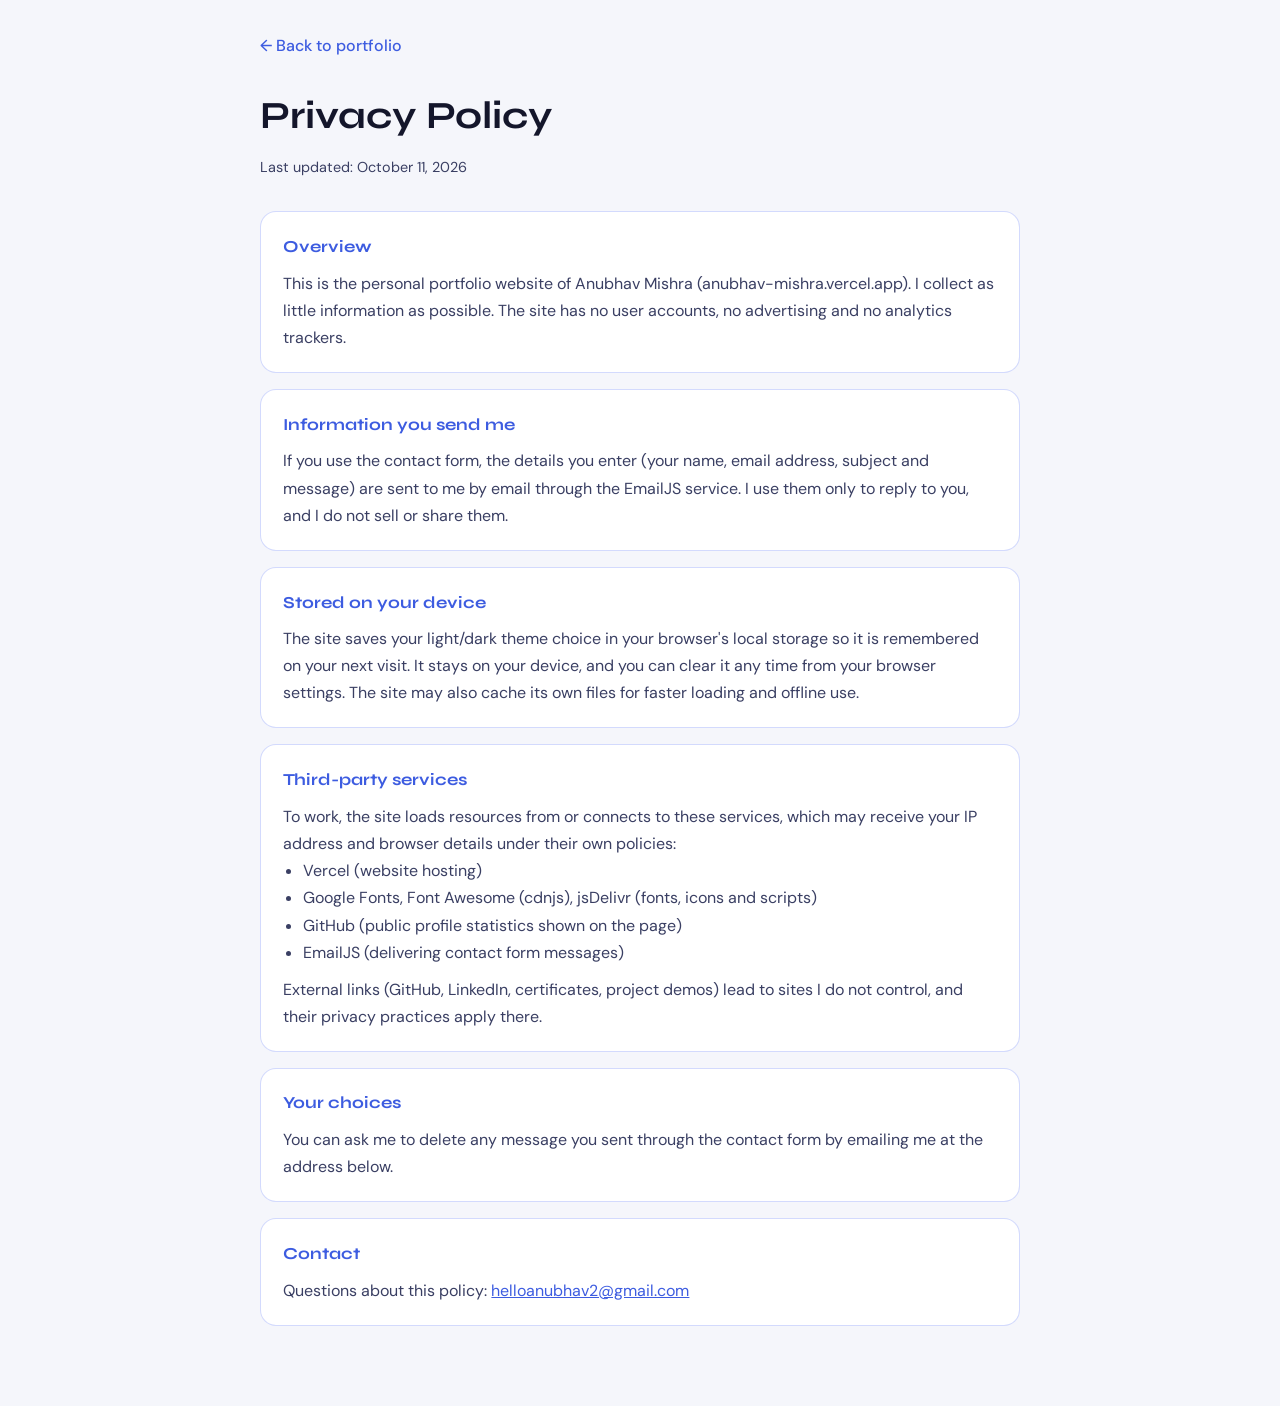
<file: privacy.html>
<!DOCTYPE html>
<html lang="en">

<head>
  <meta charset="UTF-8" />
  <meta name="viewport" content="width=device-width, initial-scale=1.0" />
  <title>Privacy Policy | Anubhav Mishra</title>
  <meta name="robots" content="index, follow" />
  <link rel="icon" type="image/png" sizes="32x32" href="favicon/favicon-32x32.png">
  <link href="https://fonts.googleapis.com/css2?family=Syne:wght@700;800&family=DM+Sans:wght@400;500&display=swap"
    rel="stylesheet" />
  <style>
    :root {
      --bg: #0a0c14; --card: rgba(255, 255, 255, 0.05); --bd: rgba(111, 140, 255, 0.28);
      --text: #c3caea; --strong: #f1f3ff; --accent: #6f8cff;
    }
    [data-theme="light"] {
      --bg: #f5f6fb; --card: #ffffff; --bd: rgba(79, 110, 247, 0.25);
      --text: #3a3f63; --strong: #14162b; --accent: #3d5ce0;
    }
    * { box-sizing: border-box; margin: 0; padding: 0; }
    body { font-family: 'DM Sans', sans-serif; background: var(--bg); color: var(--text); line-height: 1.7; padding: 2rem 1.25rem 4rem; }
    .wrap { max-width: 760px; margin: 0 auto; }
    .back { display: inline-block; margin-bottom: 1.5rem; color: var(--accent); text-decoration: none; font-weight: 500; }
    .back:hover { text-decoration: underline; }
    h1 { font-family: 'Syne', sans-serif; color: var(--strong); font-size: clamp(1.8rem, 5vw, 2.4rem); margin-bottom: .4rem; }
    .updated { font-size: .9rem; margin-bottom: 2rem; }
    section { background: var(--card); border: 1px solid var(--bd); border-radius: 16px; padding: 1.3rem 1.4rem; margin-bottom: 1rem; }
    h2 { font-family: 'Syne', sans-serif; color: var(--accent); font-size: 1.05rem; margin-bottom: .5rem; }
    ul { padding-left: 1.2rem; }
    a { color: var(--accent); }
  </style>
  <script>
    (function () {
      var t = null;
      try { t = localStorage.getItem('portfolio-theme'); } catch (e) { }
      if (!t) t = window.matchMedia('(prefers-color-scheme: light)').matches ? 'light' : 'dark';
      document.documentElement.setAttribute('data-theme', t);
    })();
  </script>
</head>

<body>
  <div class="wrap">
    <a class="back" href="index.html">← Back to portfolio</a>
    <h1>Privacy Policy</h1>
    <p class="updated">Last updated: October 11, 2026</p>

    <section>
      <h2>Overview</h2>
      <p>This is the personal portfolio website of Anubhav Mishra (anubhav-mishra.vercel.app). I collect as little
        information as possible. The site has no user accounts, no advertising and no analytics trackers.</p>
    </section>

    <section>
      <h2>Information you send me</h2>
      <p>If you use the contact form, the details you enter (your name, email address, subject and message) are sent
        to me by email through the EmailJS service. I use them only to reply to you, and I do not sell or share them.</p>
    </section>

    <section>
      <h2>Stored on your device</h2>
      <p>The site saves your light/dark theme choice in your browser's local storage so it is remembered on your next
        visit. It stays on your device, and you can clear it any time from your browser settings. The site may also
        cache its own files for faster loading and offline use.</p>
    </section>

    <section>
      <h2>Third-party services</h2>
      <p>To work, the site loads resources from or connects to these services, which may receive your IP address and
        browser details under their own policies:</p>
      <ul>
        <li>Vercel (website hosting)</li>
        <li>Google Fonts, Font Awesome (cdnjs), jsDelivr (fonts, icons and scripts)</li>
        <li>GitHub (public profile statistics shown on the page)</li>
        <li>EmailJS (delivering contact form messages)</li>
      </ul>
      <p style="margin-top:.6rem">External links (GitHub, LinkedIn, certificates, project demos) lead to sites I do
        not control, and their privacy practices apply there.</p>
    </section>

    <section>
      <h2>Your choices</h2>
      <p>You can ask me to delete any message you sent through the contact form by emailing me at the address below.</p>
    </section>

    <section>
      <h2>Contact</h2>
      <p>Questions about this policy: <a href="mailto:helloanubhav2@gmail.com">helloanubhav2@gmail.com</a></p>
    </section>
  </div>
</body>

</html>
</file>
